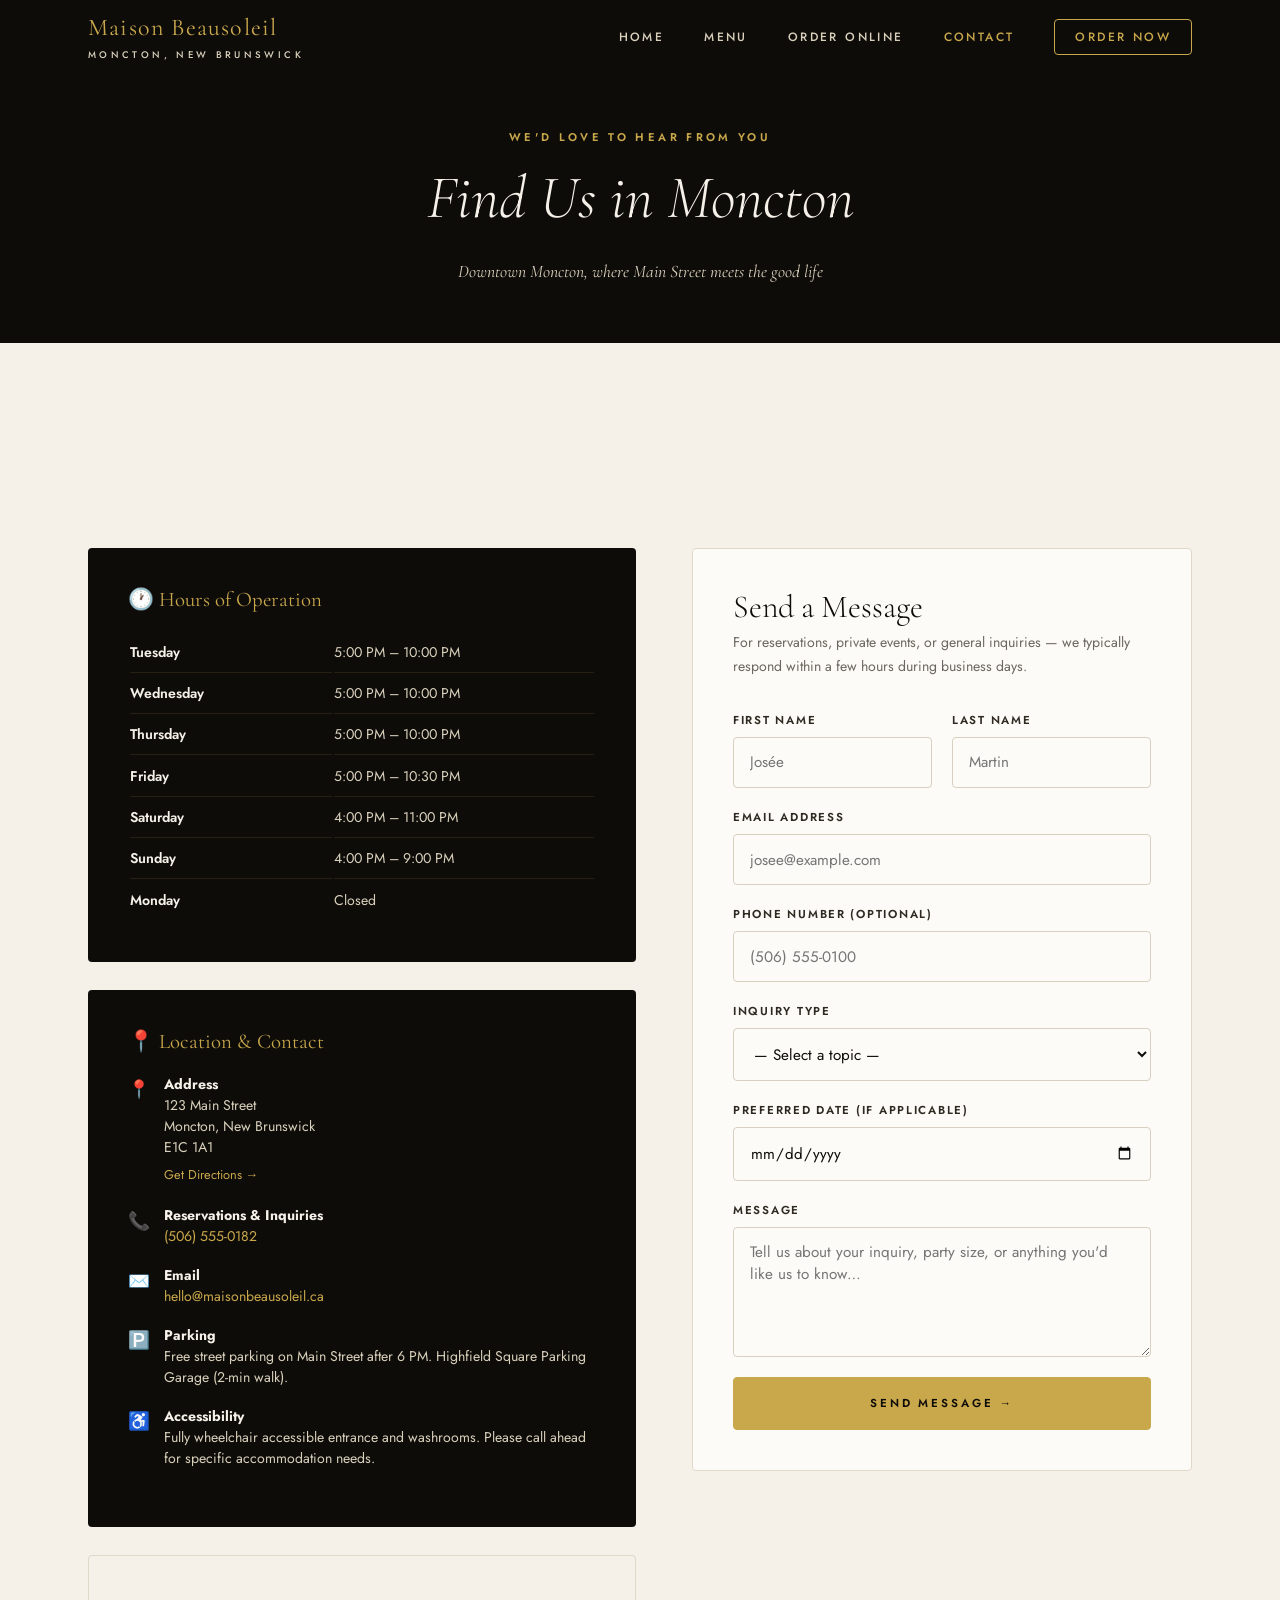
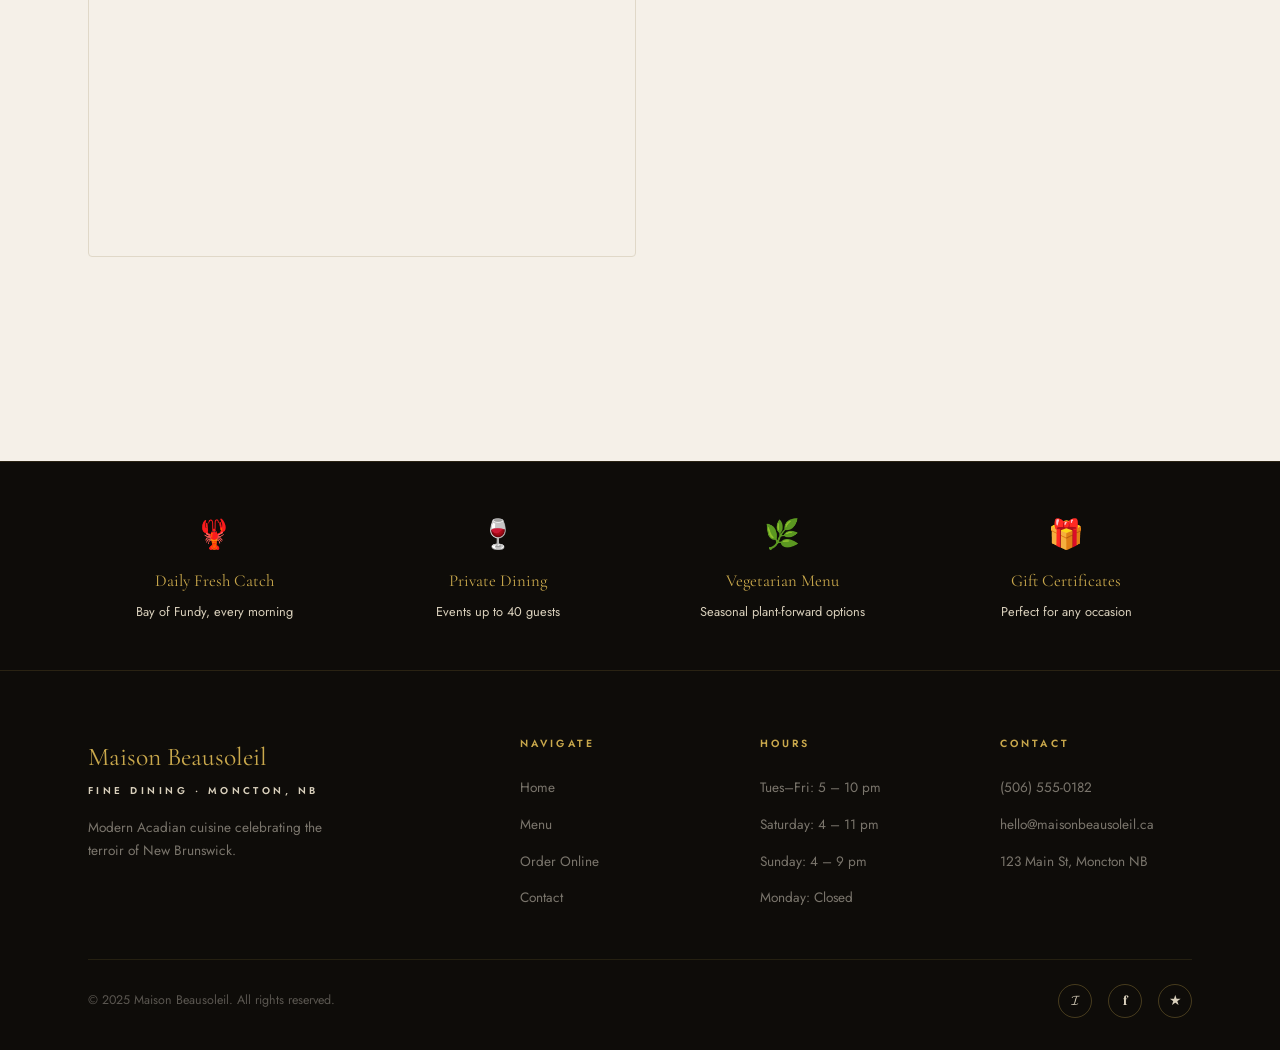
<file: contact.html>
<!DOCTYPE html>
<html lang="en">
<head>
  <meta charset="UTF-8" />
  <meta name="viewport" content="width=device-width, initial-scale=1.0" />
  <meta name="description" content="Contact Maison Beausoleil — Fine dining restaurant in Moncton, NB. Get directions, check hours, or send us a message." />
  <title>Contact | Maison Beausoleil</title>
  <link rel="stylesheet" href="style.css" />
</head>
<body>

  <!-- ==================== NAVIGATION ==================== -->
  <nav class="nav scrolled" id="mainNav">
    <div class="container nav__inner">
      <a href="index.html" class="nav__logo">
        Maison Beausoleil
        <span>Moncton, New Brunswick</span>
      </a>

      <button class="nav__toggle" aria-label="Toggle menu">
        <span></span><span></span><span></span>
      </button>

      <ul class="nav__links" role="list">
        <li><a href="index.html">Home</a></li>
        <li><a href="menu.html">Menu</a></li>
        <li><a href="order.html">Order Online <span class="cart-badge" style="display:none">0</span></a></li>
        <li><a href="contact.html">Contact</a></li>
        <li><a href="order.html" class="btn-nav">Order Now</a></li>
      </ul>
    </div>
  </nav>

  <!-- ==================== CONTACT HERO ==================== -->
  <header class="contact-hero">
    <div class="container">
      <span class="section-label">We'd Love to Hear From You</span>
      <h1 class="section-title">Find Us in Moncton</h1>
      <p>Downtown Moncton, where Main Street meets the good life</p>
    </div>
  </header>

  <!-- ==================== CONTACT GRID ==================== -->
  <div class="section" style="background:var(--clr-cream);">
    <div class="container">
      <div class="contact-grid">

        <!-- ---- LEFT: Info Panels ---- -->
        <div>
          <!-- Hours Card -->
          <div class="contact-info__card">
            <h3>🕐 Hours of Operation</h3>
            <table class="hours-table">
              <tbody>
                <tr>
                  <td>Tuesday</td>
                  <td>5:00 PM – 10:00 PM</td>
                </tr>
                <tr>
                  <td>Wednesday</td>
                  <td>5:00 PM – 10:00 PM</td>
                </tr>
                <tr>
                  <td>Thursday</td>
                  <td>5:00 PM – 10:00 PM</td>
                </tr>
                <tr>
                  <td>Friday</td>
                  <td>5:00 PM – 10:30 PM</td>
                </tr>
                <tr>
                  <td>Saturday</td>
                  <td>4:00 PM – 11:00 PM</td>
                </tr>
                <tr>
                  <td>Sunday</td>
                  <td>4:00 PM – 9:00 PM</td>
                </tr>
                <tr>
                  <td>Monday</td>
                  <td>Closed</td>
                </tr>
              </tbody>
            </table>
          </div>

          <!-- Location & Contact Card -->
          <div class="contact-info__card">
            <h3>📍 Location &amp; Contact</h3>

            <div class="contact-detail">
              <span class="contact-detail__icon">📍</span>
              <div class="contact-detail__text">
                <p><strong style="color:var(--clr-cream);">Address</strong></p>
                <p>123 Main Street<br>Moncton, New Brunswick<br>E1C 1A1</p>
                <a href="https://maps.google.com/?q=123+Main+Street+Moncton+NB" target="_blank" rel="noopener" style="color:var(--clr-gold); font-size:0.8rem; display:inline-block; margin-top:0.4rem;">Get Directions →</a>
              </div>
            </div>

            <div class="contact-detail">
              <span class="contact-detail__icon">📞</span>
              <div class="contact-detail__text">
                <p><strong style="color:var(--clr-cream);">Reservations &amp; Inquiries</strong></p>
                <p><a href="tel:+15065550182">(506) 555-0182</a></p>
              </div>
            </div>

            <div class="contact-detail">
              <span class="contact-detail__icon">✉️</span>
              <div class="contact-detail__text">
                <p><strong style="color:var(--clr-cream);">Email</strong></p>
                <p><a href="mailto:hello@maisonbeausoleil.ca">hello@maisonbeausoleil.ca</a></p>
              </div>
            </div>

            <div class="contact-detail">
              <span class="contact-detail__icon">🅿️</span>
              <div class="contact-detail__text">
                <p><strong style="color:var(--clr-cream);">Parking</strong></p>
                <p>Free street parking on Main Street after 6 PM. Highfield Square Parking Garage (2-min walk).</p>
              </div>
            </div>

            <div class="contact-detail">
              <span class="contact-detail__icon">♿</span>
              <div class="contact-detail__text">
                <p><strong style="color:var(--clr-cream);">Accessibility</strong></p>
                <p>Fully wheelchair accessible entrance and washrooms. Please call ahead for specific accommodation needs.</p>
              </div>
            </div>
          </div>

          <!-- Map Embed -->
          <div class="map-embed">
            <!--
              Replace the iframe below with a live Google Maps embed code
              for 123 Main Street, Moncton, NB from:
              https://www.google.com/maps/embed/
            -->
            <iframe
              title="Maison Beausoleil location on Google Maps"
              src="https://www.google.com/maps/embed?pb=!1m18!1m12!1m3!1d2629.8!2d-64.7718!3d46.0878!2m3!1f0!2f0!3f0!3m2!1i1024!2i768!4f13.1!3m3!1m2!1s0x4ca0b9f7b8000001%3A0x0!2sMoncton%2C+NB!5e0!3m2!1sen!2sca!4v1700000000000"
              width="100%"
              height="300"
              style="border:0;"
              allowfullscreen=""
              loading="lazy"
              referrerpolicy="no-referrer-when-downgrade">
            </iframe>
          </div>

        </div>

        <!-- ---- RIGHT: Contact Form ---- -->
        <div class="contact-form-wrap">
          <h2>Send a Message</h2>
          <p>For reservations, private events, or general inquiries — we typically respond within a few hours during business days.</p>

          <!--
            Web3Forms Contact Form
            Access Key: c2e08d0e-1142-44b0-81aa-ddd85755ebf6
          -->
          <form id="contactForm" action="https://api.web3forms.com/submit" method="POST" novalidate>

            <!-- Web3Forms Access Key -->
            <input type="hidden" name="access_key" value="c2e08d0e-1142-44b0-81aa-ddd85755ebf6" />

            <!-- Email subject -->
            <input type="hidden" name="subject" value="Website Inquiry — Maison Beausoleil" />

            <!-- Honeypot spam protection -->
            <input type="checkbox" name="botcheck" style="display:none" />

            <div class="form-row">
              <div class="form-group">
                <label for="contactFirst">First Name</label>
                <input type="text" id="contactFirst" name="First Name" placeholder="Josée" required />
              </div>
              <div class="form-group">
                <label for="contactLast">Last Name</label>
                <input type="text" id="contactLast" name="Last Name" placeholder="Martin" required />
              </div>
            </div>

            <div class="form-group">
              <label for="contactEmail">Email Address</label>
              <input type="email" id="contactEmail" name="Email" placeholder="josee@example.com" required />
            </div>

            <div class="form-group">
              <label for="contactPhone">Phone Number (Optional)</label>
              <input type="tel" id="contactPhone" name="Phone" placeholder="(506) 555-0100" />
            </div>

            <div class="form-group">
              <label for="inquiryType">Inquiry Type</label>
              <select id="inquiryType" name="Inquiry Type" required>
                <option value="">— Select a topic —</option>
                <option value="Reservation">Reservation</option>
                <option value="Private Event">Private Event / Buy-Out</option>
                <option value="Large Group">Large Group Booking (8+)</option>
                <option value="Catering">Catering Inquiry</option>
                <option value="Press / Media">Press &amp; Media</option>
                <option value="General Inquiry">General Inquiry</option>
                <option value="Feedback">Feedback</option>
              </select>
            </div>

            <div class="form-group">
              <label for="preferredDate">Preferred Date (if applicable)</label>
              <input type="date" id="preferredDate" name="Preferred Date" />
            </div>

            <div class="form-group">
              <label for="message">Message</label>
              <textarea id="message" name="Message" placeholder="Tell us about your inquiry, party size, or anything you'd like us to know…" required style="min-height:130px;"></textarea>
            </div>

            <button type="submit" class="btn btn-primary" id="contactSubmit" style="width:100%; justify-content:center; padding:1.1rem;">
              Send Message →
            </button>

          </form>

          <!-- Success state shown after submission -->
          <div class="form-success" id="formSuccess" aria-live="polite">
            <div class="form-success__icon">✉️</div>
            <h3>Message Sent!</h3>
            <p>Thank you for reaching out to Maison Beausoleil. We'll be in touch within a few business hours. We look forward to welcoming you soon.</p>
          </div>

        </div><!-- /contact-form-wrap -->

      </div><!-- /contact-grid -->
    </div><!-- /container -->
  </div>

  <!-- ==================== QUICK INFO STRIP ==================== -->
  <section style="background:var(--clr-dark); padding:3rem 0; border-top:1px solid rgba(201,168,76,0.15);">
    <div class="container">
      <div style="display:grid; grid-template-columns:repeat(auto-fit, minmax(200px, 1fr)); gap:2rem; text-align:center;">

        <div>
          <div style="font-size:1.8rem; margin-bottom:0.5rem;">🦞</div>
          <p style="font-family:'Cormorant Garamond',serif; font-size:1.05rem; color:var(--clr-gold); margin-bottom:0.3rem;">Daily Fresh Catch</p>
          <p style="font-size:0.8rem; color:var(--clr-stone);">Bay of Fundy, every morning</p>
        </div>

        <div>
          <div style="font-size:1.8rem; margin-bottom:0.5rem;">🍷</div>
          <p style="font-family:'Cormorant Garamond',serif; font-size:1.05rem; color:var(--clr-gold); margin-bottom:0.3rem;">Private Dining</p>
          <p style="font-size:0.8rem; color:var(--clr-stone);">Events up to 40 guests</p>
        </div>

        <div>
          <div style="font-size:1.8rem; margin-bottom:0.5rem;">🌿</div>
          <p style="font-family:'Cormorant Garamond',serif; font-size:1.05rem; color:var(--clr-gold); margin-bottom:0.3rem;">Vegetarian Menu</p>
          <p style="font-size:0.8rem; color:var(--clr-stone);">Seasonal plant-forward options</p>
        </div>

        <div>
          <div style="font-size:1.8rem; margin-bottom:0.5rem;">🎁</div>
          <p style="font-family:'Cormorant Garamond',serif; font-size:1.05rem; color:var(--clr-gold); margin-bottom:0.3rem;">Gift Certificates</p>
          <p style="font-size:0.8rem; color:var(--clr-stone);">Perfect for any occasion</p>
        </div>

      </div>
    </div>
  </section>

  <!-- ==================== FOOTER ==================== -->
  <footer class="footer">
    <div class="container">
      <div class="footer__grid">
        <div>
          <p class="footer__brand-name">Maison Beausoleil</p>
          <span class="footer__brand-sub">Fine Dining · Moncton, NB</span>
          <p class="footer__brand-desc">Modern Acadian cuisine celebrating the terroir of New Brunswick.</p>
        </div>
        <div>
          <p class="footer__col-title">Navigate</p>
          <ul class="footer__links">
            <li><a href="index.html">Home</a></li>
            <li><a href="menu.html">Menu</a></li>
            <li><a href="order.html">Order Online</a></li>
            <li><a href="contact.html">Contact</a></li>
          </ul>
        </div>
        <div>
          <p class="footer__col-title">Hours</p>
          <ul class="footer__links">
            <li><a>Tues–Fri: 5 – 10 pm</a></li>
            <li><a>Saturday: 4 – 11 pm</a></li>
            <li><a>Sunday: 4 – 9 pm</a></li>
            <li><a>Monday: Closed</a></li>
          </ul>
        </div>
        <div>
          <p class="footer__col-title">Contact</p>
          <ul class="footer__links">
            <li><a href="tel:+15065550182">(506) 555-0182</a></li>
            <li><a href="mailto:hello@maisonbeausoleil.ca">hello@maisonbeausoleil.ca</a></li>
            <li><a>123 Main St, Moncton NB</a></li>
          </ul>
        </div>
      </div>
      <div class="footer__bottom">
        <p class="footer__copy">&copy; 2025 Maison Beausoleil. All rights reserved.</p>
        <div class="footer__social">
          <a href="#" aria-label="Instagram">𝓘</a>
          <a href="#" aria-label="Facebook">𝐟</a>
          <a href="#" aria-label="TripAdvisor">★</a>
        </div>
      </div>
    </div>
  </footer>

  <script src="script.js"></script>
</body>
</html>
</file>
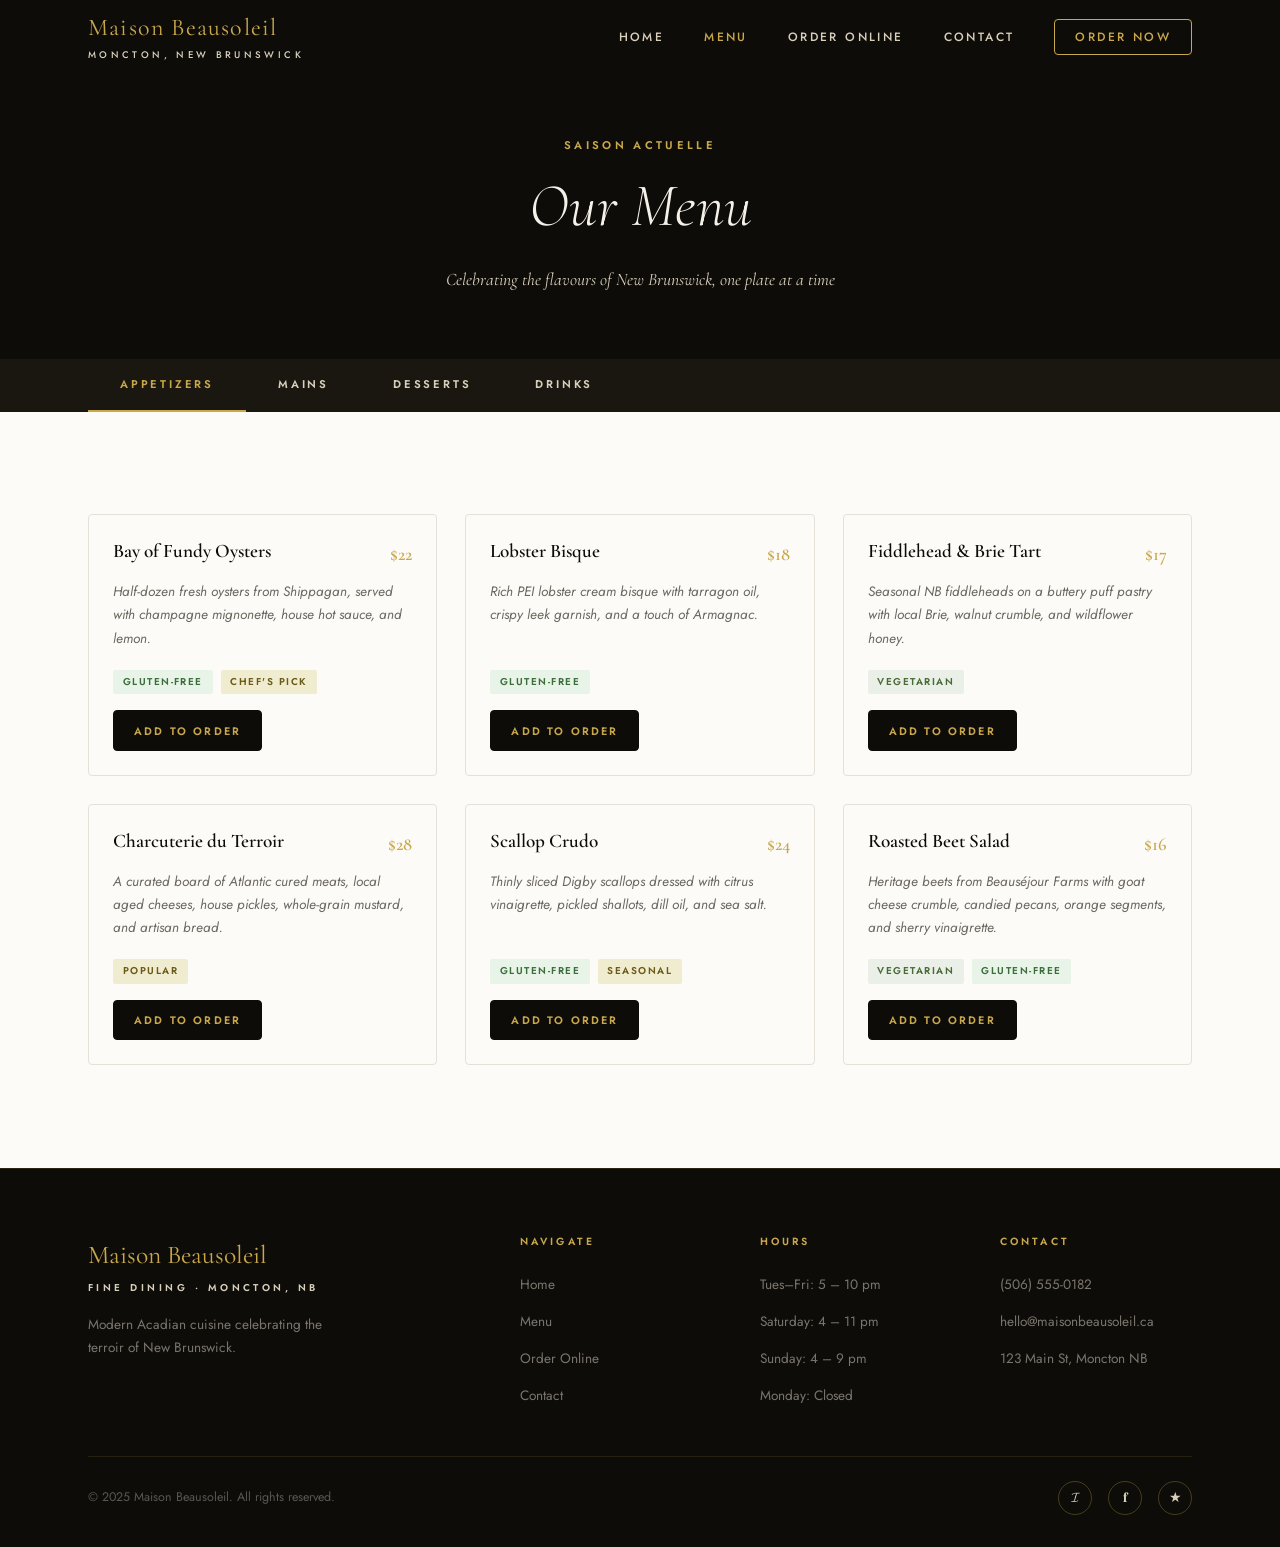
<file: menu.html>
<!DOCTYPE html>
<html lang="en">
<head>
  <meta charset="UTF-8" />
  <meta name="viewport" content="width=device-width, initial-scale=1.0" />
  <meta name="description" content="Explore the seasonal menu at Maison Beausoleil — fresh seafood, Acadian classics, and handcrafted cocktails in Moncton, NB." />
  <title>Menu | Maison Beausoleil</title>
  <link rel="stylesheet" href="style.css" />
</head>
<body>

  <!-- ==================== NAVIGATION ==================== -->
  <nav class="nav scrolled" id="mainNav">
    <div class="container nav__inner">
      <a href="index.html" class="nav__logo">
        Maison Beausoleil
        <span>Moncton, New Brunswick</span>
      </a>

      <button class="nav__toggle" aria-label="Toggle menu">
        <span></span><span></span><span></span>
      </button>

      <ul class="nav__links" role="list">
        <li><a href="index.html">Home</a></li>
        <li><a href="menu.html">Menu</a></li>
        <li><a href="order.html">Order Online <span class="cart-badge" style="display:none">0</span></a></li>
        <li><a href="contact.html">Contact</a></li>
        <li><a href="order.html" class="btn-nav">Order Now</a></li>
      </ul>
    </div>
  </nav>

  <!-- ==================== MENU HERO ==================== -->
  <header class="menu-hero">
    <div class="container">
      <span class="section-label">Saison Actuelle</span>
      <h1 class="section-title">Our Menu</h1>
      <p>Celebrating the flavours of New Brunswick, one plate at a time</p>
    </div>
  </header>

  <!-- ==================== CATEGORY TABS ==================== -->
  <div class="menu-tabs">
    <div class="container">
      <div class="menu-tabs__inner" role="tablist" aria-label="Menu categories">
        <button class="menu-tab-btn active" data-tab="appetizers" role="tab" aria-selected="true">Appetizers</button>
        <button class="menu-tab-btn" data-tab="mains" role="tab" aria-selected="false">Mains</button>
        <button class="menu-tab-btn" data-tab="desserts" role="tab" aria-selected="false">Desserts</button>
        <button class="menu-tab-btn" data-tab="drinks" role="tab" aria-selected="false">Drinks</button>
      </div>
    </div>
  </div>

  <!-- ==================== MENU CONTENT ==================== -->
  <main class="menu-content">
    <div class="container">

      <!-- ---- APPETIZERS ---- -->
      <section class="menu-section active" data-section="appetizers" aria-label="Appetizers">
        <div class="menu-grid">

          <article class="menu-item">
            <div class="menu-item__header">
              <h3 class="menu-item__name">Bay of Fundy Oysters</h3>
              <span class="menu-item__price">$22</span>
            </div>
            <p class="menu-item__desc">Half-dozen fresh oysters from Shippagan, served with champagne mignonette, house hot sauce, and lemon.</p>
            <div class="menu-item__tags">
              <span class="tag tag-gf">Gluten-Free</span>
              <span class="tag tag-new">Chef's Pick</span>
            </div>
            <button class="add-to-order" data-id="app-01" data-name="Bay of Fundy Oysters" data-price="22">Add to Order</button>
          </article>

          <article class="menu-item">
            <div class="menu-item__header">
              <h3 class="menu-item__name">Lobster Bisque</h3>
              <span class="menu-item__price">$18</span>
            </div>
            <p class="menu-item__desc">Rich PEI lobster cream bisque with tarragon oil, crispy leek garnish, and a touch of Armagnac.</p>
            <div class="menu-item__tags">
              <span class="tag tag-gf">Gluten-Free</span>
            </div>
            <button class="add-to-order" data-id="app-02" data-name="Lobster Bisque" data-price="18">Add to Order</button>
          </article>

          <article class="menu-item">
            <div class="menu-item__header">
              <h3 class="menu-item__name">Fiddlehead &amp; Brie Tart</h3>
              <span class="menu-item__price">$17</span>
            </div>
            <p class="menu-item__desc">Seasonal NB fiddleheads on a buttery puff pastry with local Brie, walnut crumble, and wildflower honey.</p>
            <div class="menu-item__tags">
              <span class="tag tag-vg">Vegetarian</span>
            </div>
            <button class="add-to-order" data-id="app-03" data-name="Fiddlehead & Brie Tart" data-price="17">Add to Order</button>
          </article>

          <article class="menu-item">
            <div class="menu-item__header">
              <h3 class="menu-item__name">Charcuterie du Terroir</h3>
              <span class="menu-item__price">$28</span>
            </div>
            <p class="menu-item__desc">A curated board of Atlantic cured meats, local aged cheeses, house pickles, whole-grain mustard, and artisan bread.</p>
            <div class="menu-item__tags">
              <span class="tag tag-new">Popular</span>
            </div>
            <button class="add-to-order" data-id="app-04" data-name="Charcuterie du Terroir" data-price="28">Add to Order</button>
          </article>

          <article class="menu-item">
            <div class="menu-item__header">
              <h3 class="menu-item__name">Scallop Crudo</h3>
              <span class="menu-item__price">$24</span>
            </div>
            <p class="menu-item__desc">Thinly sliced Digby scallops dressed with citrus vinaigrette, pickled shallots, dill oil, and sea salt.</p>
            <div class="menu-item__tags">
              <span class="tag tag-gf">Gluten-Free</span>
              <span class="tag tag-new">Seasonal</span>
            </div>
            <button class="add-to-order" data-id="app-05" data-name="Scallop Crudo" data-price="24">Add to Order</button>
          </article>

          <article class="menu-item">
            <div class="menu-item__header">
              <h3 class="menu-item__name">Roasted Beet Salad</h3>
              <span class="menu-item__price">$16</span>
            </div>
            <p class="menu-item__desc">Heritage beets from Beauséjour Farms with goat cheese crumble, candied pecans, orange segments, and sherry vinaigrette.</p>
            <div class="menu-item__tags">
              <span class="tag tag-vg">Vegetarian</span>
              <span class="tag tag-gf">Gluten-Free</span>
            </div>
            <button class="add-to-order" data-id="app-06" data-name="Roasted Beet Salad" data-price="16">Add to Order</button>
          </article>

        </div>
      </section>

      <!-- ---- MAINS ---- -->
      <section class="menu-section" data-section="mains" aria-label="Main Courses">
        <div class="menu-grid">

          <article class="menu-item">
            <div class="menu-item__header">
              <h3 class="menu-item__name">Whole Butter-Poached Lobster</h3>
              <span class="menu-item__price">$68</span>
            </div>
            <p class="menu-item__desc">1.5 lb live lobster poached in cultured butter, served with saffron risotto, asparagus, and lobster bisque reduction.</p>
            <div class="menu-item__tags">
              <span class="tag tag-gf">Gluten-Free</span>
              <span class="tag tag-new">Signature</span>
            </div>
            <button class="add-to-order" data-id="main-01" data-name="Whole Butter-Poached Lobster" data-price="68">Add to Order</button>
          </article>

          <article class="menu-item">
            <div class="menu-item__header">
              <h3 class="menu-item__name">Rack of Lamb</h3>
              <span class="menu-item__price">$56</span>
            </div>
            <p class="menu-item__desc">New Brunswick lamb, herb-crusted with fiddlehead gremolata, served with roasted potato terrine and rosemary jus.</p>
            <div class="menu-item__tags">
              <span class="tag tag-gf">Gluten-Free</span>
            </div>
            <button class="add-to-order" data-id="main-02" data-name="Rack of Lamb" data-price="56">Add to Order</button>
          </article>

          <article class="menu-item">
            <div class="menu-item__header">
              <h3 class="menu-item__name">Pan-Seared Halibut</h3>
              <span class="menu-item__price">$44</span>
            </div>
            <p class="menu-item__desc">Atlantic halibut fillet with brown butter, capers, local clam chowder velouté, baby gem lettuce, and preserved lemon.</p>
            <div class="menu-item__tags">
              <span class="tag tag-gf">Gluten-Free</span>
            </div>
            <button class="add-to-order" data-id="main-03" data-name="Pan-Seared Halibut" data-price="44">Add to Order</button>
          </article>

          <article class="menu-item">
            <div class="menu-item__header">
              <h3 class="menu-item__name">Lobster Pappardelle</h3>
              <span class="menu-item__price">$42</span>
            </div>
            <p class="menu-item__desc">House-made pappardelle tossed with chunky lobster, cherry tomatoes, saffron cream, and micro herbs.</p>
            <div class="menu-item__tags">
              <span class="tag tag-new">Most Loved</span>
            </div>
            <button class="add-to-order" data-id="main-04" data-name="Lobster Pappardelle" data-price="42">Add to Order</button>
          </article>

          <article class="menu-item">
            <div class="menu-item__header">
              <h3 class="menu-item__name">Mushroom &amp; Truffle Risotto</h3>
              <span class="menu-item__price">$34</span>
            </div>
            <p class="menu-item__desc">Wild mushrooms from the Fundy Highlands, Arborio rice, aged Parmesan, black truffle oil, and chive oil.</p>
            <div class="menu-item__tags">
              <span class="tag tag-vg">Vegetarian</span>
              <span class="tag tag-gf">Gluten-Free</span>
            </div>
            <button class="add-to-order" data-id="main-05" data-name="Mushroom & Truffle Risotto" data-price="34">Add to Order</button>
          </article>

          <article class="menu-item">
            <div class="menu-item__header">
              <h3 class="menu-item__name">48-Hour Duck Confit</h3>
              <span class="menu-item__price">$48</span>
            </div>
            <p class="menu-item__desc">Slow-cooked duck leg with creamy lentils du Puy, pickled red cabbage, and a rich red wine gastrique.</p>
            <div class="menu-item__tags">
              <span class="tag tag-gf">Gluten-Free</span>
            </div>
            <button class="add-to-order" data-id="main-06" data-name="48-Hour Duck Confit" data-price="48">Add to Order</button>
          </article>

        </div>
      </section>

      <!-- ---- DESSERTS ---- -->
      <section class="menu-section" data-section="desserts" aria-label="Desserts">
        <div class="menu-grid">

          <article class="menu-item">
            <div class="menu-item__header">
              <h3 class="menu-item__name">Tarte Tatin</h3>
              <span class="menu-item__price">$14</span>
            </div>
            <p class="menu-item__desc">Upside-down apple tart with Annapolis Valley apples, caramel, and clotted cream.</p>
            <div class="menu-item__tags">
              <span class="tag tag-new">Chef's Favourite</span>
            </div>
            <button class="add-to-order" data-id="des-01" data-name="Tarte Tatin" data-price="14">Add to Order</button>
          </article>

          <article class="menu-item">
            <div class="menu-item__header">
              <h3 class="menu-item__name">Blueberry Crème Brûlée</h3>
              <span class="menu-item__price">$13</span>
            </div>
            <p class="menu-item__desc">Classic custard with a wild NB blueberry compote and a perfectly caramelised sugar top.</p>
            <div class="menu-item__tags">
              <span class="tag tag-gf">Gluten-Free</span>
            </div>
            <button class="add-to-order" data-id="des-02" data-name="Blueberry Crème Brûlée" data-price="13">Add to Order</button>
          </article>

          <article class="menu-item">
            <div class="menu-item__header">
              <h3 class="menu-item__name">Chocolate Fondant</h3>
              <span class="menu-item__price">$15</span>
            </div>
            <p class="menu-item__desc">Warm dark chocolate lava cake with sea-salted caramel sauce and vanilla bean ice cream.</p>
            <div class="menu-item__tags">
              <span class="tag tag-vg">Vegetarian</span>
            </div>
            <button class="add-to-order" data-id="des-03" data-name="Chocolate Fondant" data-price="15">Add to Order</button>
          </article>

          <article class="menu-item">
            <div class="menu-item__header">
              <h3 class="menu-item__name">Cheese Trolley Selection</h3>
              <span class="menu-item__price">$22</span>
            </div>
            <p class="menu-item__desc">Three Atlantic Canadian cheeses with honey, seasonal fruit preserve, and house-made crackers.</p>
            <div class="menu-item__tags">
              <span class="tag tag-vg">Vegetarian</span>
            </div>
            <button class="add-to-order" data-id="des-04" data-name="Cheese Trolley Selection" data-price="22">Add to Order</button>
          </article>

        </div>
      </section>

      <!-- ---- DRINKS ---- -->
      <section class="menu-section" data-section="drinks" aria-label="Drinks">
        <div class="menu-grid">

          <article class="menu-item">
            <div class="menu-item__header">
              <h3 class="menu-item__name">Acadian Sour</h3>
              <span class="menu-item__price">$16</span>
            </div>
            <p class="menu-item__desc">House cocktail with Fils du Roy gin, blueberry shrub, lemon juice, egg white, and Angostura bitters.</p>
            <div class="menu-item__tags">
              <span class="tag tag-new">House Special</span>
            </div>
            <button class="add-to-order" data-id="drk-01" data-name="Acadian Sour" data-price="16">Add to Order</button>
          </article>

          <article class="menu-item">
            <div class="menu-item__header">
              <h3 class="menu-item__name">Bay of Fundy Spritz</h3>
              <span class="menu-item__price">$15</span>
            </div>
            <p class="menu-item__desc">Aperol, local cider, Prosecco, soda water, and a rosemary sprig over ice.</p>
            <div class="menu-item__tags">
              <span class="tag tag-lc">Low ABV option available</span>
            </div>
            <button class="add-to-order" data-id="drk-02" data-name="Bay of Fundy Spritz" data-price="15">Add to Order</button>
          </article>

          <article class="menu-item">
            <div class="menu-item__header">
              <h3 class="menu-item__name">White Wine — Glass</h3>
              <span class="menu-item__price">$14</span>
            </div>
            <p class="menu-item__desc">Rotating selection of Old World whites — ask your server for today's pour. Chablis or Sancerre most evenings.</p>
            <div class="menu-item__tags">
              <span class="tag tag-gf">Gluten-Free</span>
            </div>
            <button class="add-to-order" data-id="drk-03" data-name="White Wine (Glass)" data-price="14">Add to Order</button>
          </article>

          <article class="menu-item">
            <div class="menu-item__header">
              <h3 class="menu-item__name">Red Wine — Glass</h3>
              <span class="menu-item__price">$14</span>
            </div>
            <p class="menu-item__desc">Thoughtfully chosen reds that pair beautifully with our mains. Burgundy or Rioja most evenings.</p>
            <div class="menu-item__tags">
              <span class="tag tag-gf">Gluten-Free</span>
            </div>
            <button class="add-to-order" data-id="drk-04" data-name="Red Wine (Glass)" data-price="14">Add to Order</button>
          </article>

          <article class="menu-item">
            <div class="menu-item__header">
              <h3 class="menu-item__name">Sparkling Water</h3>
              <span class="menu-item__price">$5</span>
            </div>
            <p class="menu-item__desc">750ml San Pellegrino sparkling mineral water, served tableside.</p>
            <div class="menu-item__tags">
              <span class="tag tag-gf">Gluten-Free</span>
              <span class="tag tag-vg">Vegan</span>
            </div>
            <button class="add-to-order" data-id="drk-05" data-name="Sparkling Water" data-price="5">Add to Order</button>
          </article>

          <article class="menu-item">
            <div class="menu-item__header">
              <h3 class="menu-item__name">Loose-Leaf Tea</h3>
              <span class="menu-item__price">$6</span>
            </div>
            <p class="menu-item__desc">Selection of Maritime Naturals herbal and classic teas, served in a warming pot with local honey.</p>
            <div class="menu-item__tags">
              <span class="tag tag-vg">Vegan</span>
              <span class="tag tag-gf">Gluten-Free</span>
            </div>
            <button class="add-to-order" data-id="drk-06" data-name="Loose-Leaf Tea" data-price="6">Add to Order</button>
          </article>

        </div>
      </section>

    </div><!-- /container -->
  </main>

  <!-- Cart Toast Notification -->
  <div class="cart-toast" role="alert" aria-live="polite">
    <span>🛒</span>
    <span class="toast-item">"Item" added</span>
    <a href="order.html">View Cart →</a>
  </div>

  <!-- ==================== FOOTER ==================== -->
  <footer class="footer">
    <div class="container">
      <div class="footer__grid">
        <div>
          <p class="footer__brand-name">Maison Beausoleil</p>
          <span class="footer__brand-sub">Fine Dining · Moncton, NB</span>
          <p class="footer__brand-desc">Modern Acadian cuisine celebrating the terroir of New Brunswick.</p>
        </div>
        <div>
          <p class="footer__col-title">Navigate</p>
          <ul class="footer__links">
            <li><a href="index.html">Home</a></li>
            <li><a href="menu.html">Menu</a></li>
            <li><a href="order.html">Order Online</a></li>
            <li><a href="contact.html">Contact</a></li>
          </ul>
        </div>
        <div>
          <p class="footer__col-title">Hours</p>
          <ul class="footer__links">
            <li><a>Tues–Fri: 5 – 10 pm</a></li>
            <li><a>Saturday: 4 – 11 pm</a></li>
            <li><a>Sunday: 4 – 9 pm</a></li>
            <li><a>Monday: Closed</a></li>
          </ul>
        </div>
        <div>
          <p class="footer__col-title">Contact</p>
          <ul class="footer__links">
            <li><a href="tel:+15065550182">(506) 555-0182</a></li>
            <li><a href="mailto:hello@maisonbeausoleil.ca">hello@maisonbeausoleil.ca</a></li>
            <li><a>123 Main St, Moncton NB</a></li>
          </ul>
        </div>
      </div>
      <div class="footer__bottom">
        <p class="footer__copy">&copy; 2025 Maison Beausoleil. All rights reserved.</p>
        <div class="footer__social">
          <a href="#" aria-label="Instagram">𝓘</a>
          <a href="#" aria-label="Facebook">𝐟</a>
          <a href="#" aria-label="TripAdvisor">★</a>
        </div>
      </div>
    </div>
  </footer>

  <script src="script.js"></script>
</body>
</html>
</file>
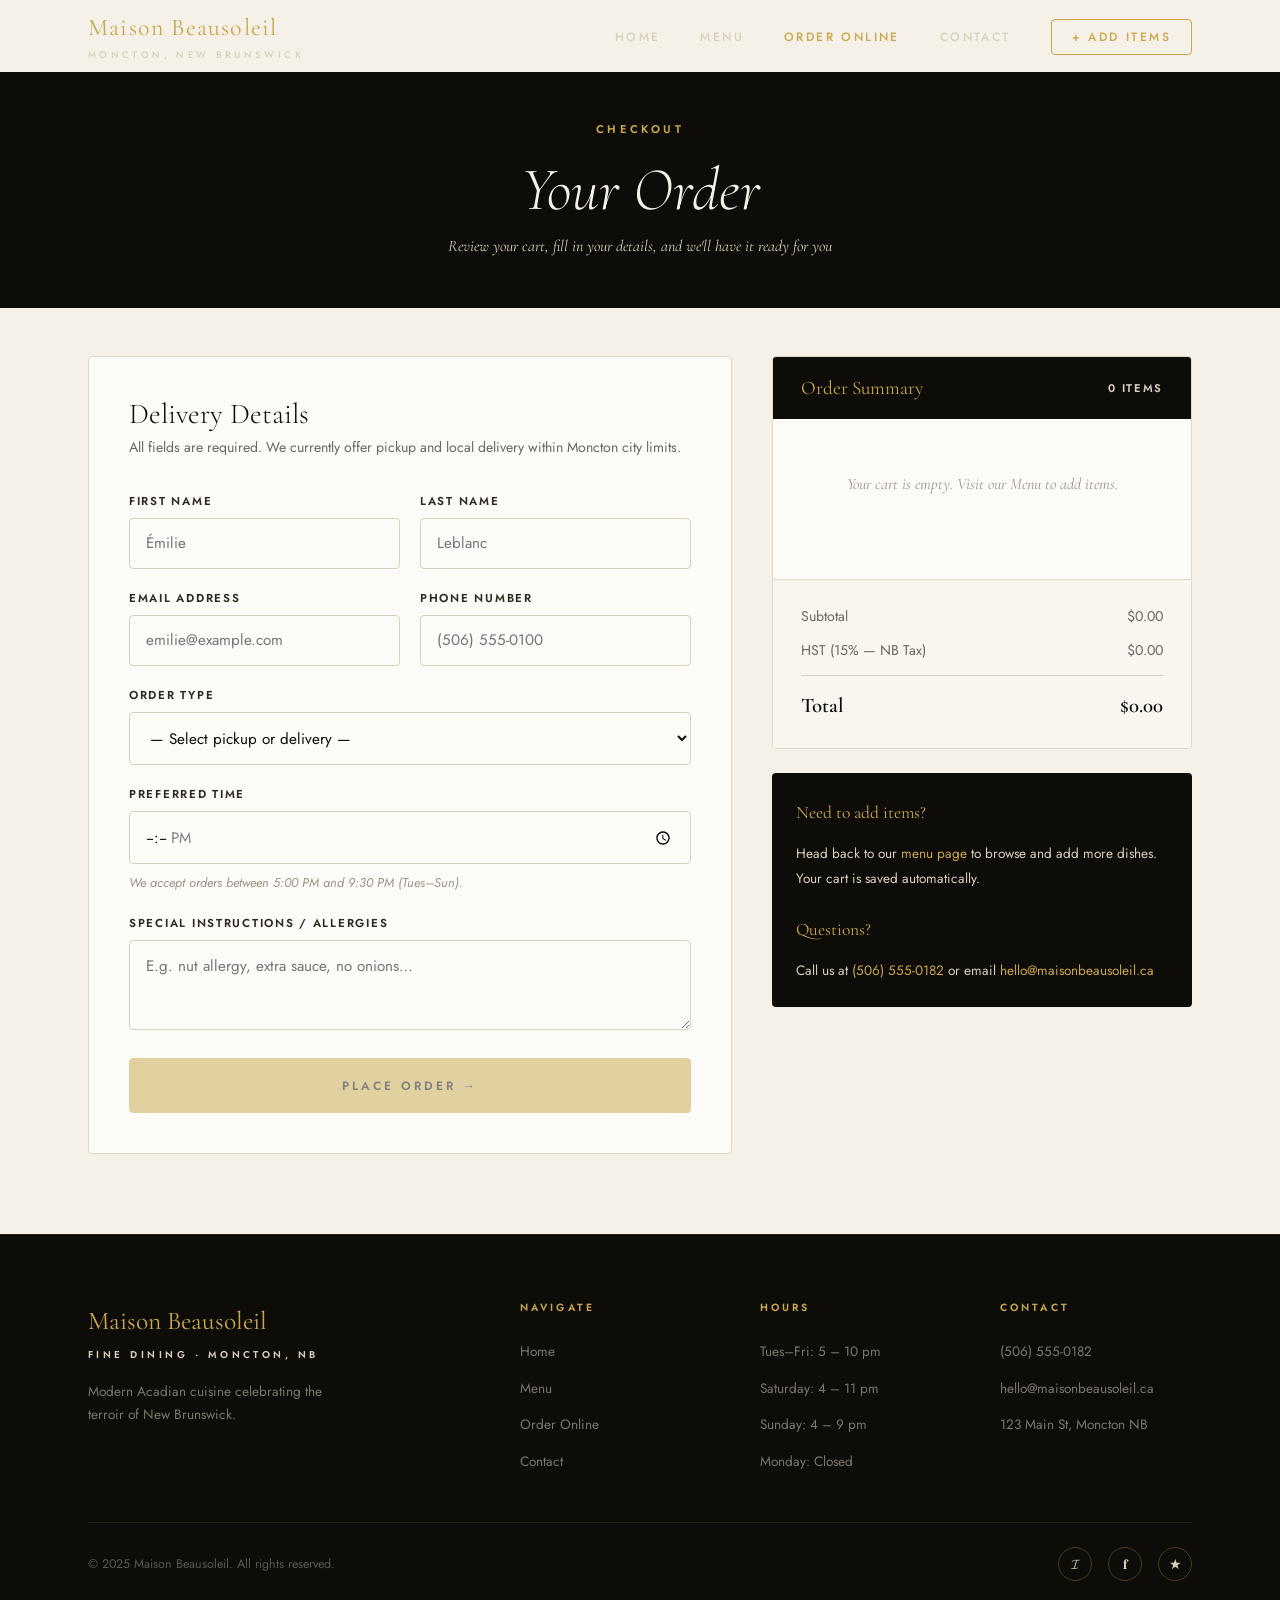
<file: order.html>
<!DOCTYPE html>
<html lang="en">
<head>
  <meta charset="UTF-8" />
  <meta name="viewport" content="width=device-width, initial-scale=1.0" />
  <meta name="description" content="Order online from Maison Beausoleil in Moncton, NB. Pickup and local delivery available." />
  <title>Order Online | Maison Beausoleil</title>
  <link rel="stylesheet" href="style.css" />
</head>
<body>

  <!-- ==================== NAVIGATION ==================== -->
  <nav class="nav scrolled" id="mainNav">
    <div class="container nav__inner">
      <a href="index.html" class="nav__logo">
        Maison Beausoleil
        <span>Moncton, New Brunswick</span>
      </a>

      <button class="nav__toggle" aria-label="Toggle menu">
        <span></span><span></span><span></span>
      </button>

      <ul class="nav__links" role="list">
        <li><a href="index.html">Home</a></li>
        <li><a href="menu.html">Menu</a></li>
        <li><a href="order.html">Order Online <span class="cart-badge" style="display:none">0</span></a></li>
        <li><a href="contact.html">Contact</a></li>
        <li><a href="menu.html" class="btn-nav">+ Add Items</a></li>
      </ul>
    </div>
  </nav>

  <!-- ==================== ORDER PAGE BODY ==================== -->
  <div class="order-page">

    <!-- Header -->
    <header class="order-header">
      <div class="container">
        <span class="section-label">Checkout</span>
        <h1 class="section-title">Your Order</h1>
        <p>Review your cart, fill in your details, and we'll have it ready for you</p>
      </div>
    </header>

    <!-- Main Grid -->
    <div class="container">
      <div class="order-grid">

        <!-- ---- LEFT: Order Form ---- -->
        <div>
          <div class="order-form-wrap">
            <h2>Delivery Details</h2>
            <p>All fields are required. We currently offer pickup and local delivery within Moncton city limits.</p>

            <!--
              Web3Forms Integration
              Access Key: c2e08d0e-1142-44b0-81aa-ddd85755ebf6
              The hidden #orderDetails field is populated by script.js with the full cart summary.
            -->
            <form id="orderForm" action="https://api.web3forms.com/submit" method="POST" novalidate>

              <!-- Web3Forms Access Key (required) -->
              <input type="hidden" name="access_key" value="c2e08d0e-1142-44b0-81aa-ddd85755ebf6" />

              <!-- Subject line for the email -->
              <input type="hidden" name="subject" value="New Online Order — Maison Beausoleil" />

              <!-- Bot honeypot protection -->
              <input type="checkbox" name="botcheck" style="display:none" />

              <!-- ORDER DETAILS — populated by script.js before submission -->
              <input type="hidden" name="Order Details" id="orderDetails" value="" />

              <!-- Personal Info -->
              <div class="form-row">
                <div class="form-group">
                  <label for="firstName">First Name</label>
                  <input type="text" id="firstName" name="First Name" placeholder="Émilie" required />
                </div>
                <div class="form-group">
                  <label for="lastName">Last Name</label>
                  <input type="text" id="lastName" name="Last Name" placeholder="Leblanc" required />
                </div>
              </div>

              <div class="form-row">
                <div class="form-group">
                  <label for="email">Email Address</label>
                  <input type="email" id="email" name="Email" placeholder="emilie@example.com" required />
                </div>
                <div class="form-group">
                  <label for="phone">Phone Number</label>
                  <input type="tel" id="phone" name="Phone" placeholder="(506) 555-0100" required />
                </div>
              </div>

              <!-- Order Type -->
              <div class="form-group">
                <label for="orderType">Order Type</label>
                <select id="orderType" name="Order Type" required>
                  <option value="">— Select pickup or delivery —</option>
                  <option value="Pickup — Ready in 45 minutes">Pickup — Ready in ~45 minutes</option>
                  <option value="Local Delivery — Moncton City Limits">Local Delivery (Moncton city limits)</option>
                </select>
              </div>

              <!-- Delivery Address (shown/hidden by JS based on selection) -->
              <div class="form-group" id="addressGroup" style="display:none">
                <label for="address">Delivery Address</label>
                <input type="text" id="address" name="Delivery Address" placeholder="123 Rue Principale, Moncton, NB E1C 1A1" />
              </div>

              <!-- Preferred Time -->
              <div class="form-group">
                <label for="time">Preferred Time</label>
                <input type="time" id="time" name="Preferred Time" min="17:00" max="21:30" required />
              </div>
              <p class="form-note">We accept orders between 5:00 PM and 9:30 PM (Tues–Sun).</p>

              <!-- Special Instructions -->
              <div class="form-group">
                <label for="notes">Special Instructions / Allergies</label>
                <textarea id="notes" name="Special Instructions" placeholder="E.g. nut allergy, extra sauce, no onions…"></textarea>
              </div>

              <!-- Submit -->
              <button type="submit" class="submit-order" id="submitOrder">
                Place Order →
              </button>

              <!-- Success Banner (shown by JS after successful submission) -->
              <div class="order-success" id="orderSuccess">
                <h3>🎉 Order Received!</h3>
                <p>Thank you! We've sent a confirmation to your email. Your order will be ready at the requested time. Call us at (506) 555-0182 if you need to make changes.</p>
              </div>

            </form>
          </div><!-- /order-form-wrap -->
        </div>

        <!-- ---- RIGHT: Cart Summary ---- -->
        <div>
          <div class="cart-panel">
            <div class="cart-panel__header">
              <h3>Order Summary</h3>
              <span class="cart-panel__count" id="cartCount">0 items</span>
            </div>

            <!-- Dynamic cart items rendered by script.js -->
            <div class="cart-items" id="cartItems">
              <p class="cart-empty">Your cart is empty. <a href="menu.html">Browse our menu</a> to add items.</p>
            </div>

            <!-- Pricing Breakdown -->
            <div class="cart-summary">
              <div class="cart-summary-row">
                <span>Subtotal</span>
                <span id="subtotal">$0.00</span>
              </div>
              <div class="cart-summary-row">
                <span>HST (15% — NB Tax)</span>
                <span id="hst">$0.00</span>
              </div>
              <div class="cart-summary-row total">
                <span>Total</span>
                <span id="total">$0.00</span>
              </div>
            </div>
          </div>

          <!-- Additional info card -->
          <div style="background:var(--clr-dark); border-radius:4px; padding:1.5rem; margin-top:1.5rem; color:var(--clr-stone); font-size:0.85rem; line-height:1.8;">
            <p style="color:var(--clr-gold); font-family:'Cormorant Garamond',serif; font-size:1.1rem; margin-bottom:0.75rem;">Need to add items?</p>
            <p>Head back to our <a href="menu.html" style="color:var(--clr-gold);">menu page</a> to browse and add more dishes. Your cart is saved automatically.</p>
            <br>
            <p style="color:var(--clr-gold); font-family:'Cormorant Garamond',serif; font-size:1.1rem; margin-bottom:0.75rem;">Questions?</p>
            <p>Call us at <a href="tel:+15065550182" style="color:var(--clr-gold);">(506) 555-0182</a> or email <a href="mailto:hello@maisonbeausoleil.ca" style="color:var(--clr-gold);">hello@maisonbeausoleil.ca</a></p>
          </div>
        </div>

      </div><!-- /order-grid -->
    </div><!-- /container -->
  </div><!-- /order-page -->

  <!-- ==================== FOOTER ==================== -->
  <footer class="footer">
    <div class="container">
      <div class="footer__grid">
        <div>
          <p class="footer__brand-name">Maison Beausoleil</p>
          <span class="footer__brand-sub">Fine Dining · Moncton, NB</span>
          <p class="footer__brand-desc">Modern Acadian cuisine celebrating the terroir of New Brunswick.</p>
        </div>
        <div>
          <p class="footer__col-title">Navigate</p>
          <ul class="footer__links">
            <li><a href="index.html">Home</a></li>
            <li><a href="menu.html">Menu</a></li>
            <li><a href="order.html">Order Online</a></li>
            <li><a href="contact.html">Contact</a></li>
          </ul>
        </div>
        <div>
          <p class="footer__col-title">Hours</p>
          <ul class="footer__links">
            <li><a>Tues–Fri: 5 – 10 pm</a></li>
            <li><a>Saturday: 4 – 11 pm</a></li>
            <li><a>Sunday: 4 – 9 pm</a></li>
            <li><a>Monday: Closed</a></li>
          </ul>
        </div>
        <div>
          <p class="footer__col-title">Contact</p>
          <ul class="footer__links">
            <li><a href="tel:+15065550182">(506) 555-0182</a></li>
            <li><a href="mailto:hello@maisonbeausoleil.ca">hello@maisonbeausoleil.ca</a></li>
            <li><a>123 Main St, Moncton NB</a></li>
          </ul>
        </div>
      </div>
      <div class="footer__bottom">
        <p class="footer__copy">&copy; 2025 Maison Beausoleil. All rights reserved.</p>
        <div class="footer__social">
          <a href="#" aria-label="Instagram">𝓘</a>
          <a href="#" aria-label="Facebook">𝐟</a>
          <a href="#" aria-label="TripAdvisor">★</a>
        </div>
      </div>
    </div>
  </footer>

  <script src="script.js"></script>
  <script>
    /* Show/hide delivery address field based on order type */
    const orderTypeEl  = document.getElementById('orderType');
    const addressGroup = document.getElementById('addressGroup');
    const addressInput = document.getElementById('address');

    if (orderTypeEl) {
      orderTypeEl.addEventListener('change', () => {
        const isDelivery = orderTypeEl.value.includes('Delivery');
        addressGroup.style.display = isDelivery ? 'flex' : 'none';
        addressInput.required = isDelivery;
      });
    }
  </script>
</body>
</html>
</file>
<file: style.css>
/* ==========================================================
   MAISON BEAUSOLEIL — Main Stylesheet
   A fine-dining restaurant in Moncton, New Brunswick
   ========================================================== */

/* ---------- Google Fonts Import ---------- */
@import url('https://fonts.googleapis.com/css2?family=Cormorant+Garamond:ital,wght@0,300;0,400;0,600;1,300;1,400&family=Jost:wght@300;400;500;600&display=swap');

/* ---------- CSS Variables ---------- */
:root {
  --clr-dark:    #0e0c09;
  --clr-rich:    #1a1710;
  --clr-mid:     #2e2a22;
  --clr-gold:    #c9a84c;
  --clr-gold-lt: #e8d5a3;
  --clr-cream:   #f5f0e8;
  --clr-stone:   #d9d0bc;
  --clr-white:   #fdfbf7;
  --clr-accent:  #8b2e2e;

  --font-display: 'Cormorant Garamond', Georgia, serif;
  --font-body:    'Jost', sans-serif;

  --nav-h: 72px;
  --section-pad: clamp(4rem, 8vw, 8rem);
  --container: 1200px;
  --radius: 4px;
  --transition: 0.35s cubic-bezier(0.4, 0, 0.2, 1);
}

/* ---------- Reset & Base ---------- */
*, *::before, *::after { box-sizing: border-box; margin: 0; padding: 0; }

html { scroll-behavior: smooth; font-size: 16px; }

body {
  font-family: var(--font-body);
  background: var(--clr-white);
  color: var(--clr-dark);
  line-height: 1.7;
  overflow-x: hidden;
}

img { display: block; max-width: 100%; }
a  { text-decoration: none; color: inherit; }
ul { list-style: none; }

/* ---------- Typography ---------- */
h1, h2, h3, h4 {
  font-family: var(--font-display);
  font-weight: 300;
  line-height: 1.15;
}

.section-label {
  font-family: var(--font-body);
  font-size: 0.7rem;
  font-weight: 600;
  letter-spacing: 0.3em;
  text-transform: uppercase;
  color: var(--clr-gold);
  display: block;
  margin-bottom: 1rem;
}

.section-title {
  font-size: clamp(2.2rem, 5vw, 3.8rem);
  font-weight: 300;
  font-style: italic;
  color: var(--clr-dark);
  margin-bottom: 1.5rem;
}

/* ---------- Layout Utilities ---------- */
.container {
  max-width: var(--container);
  margin: 0 auto;
  padding: 0 clamp(1.25rem, 4vw, 3rem);
}

.section { padding: var(--section-pad) 0; }

/* ---------- Navigation ---------- */
.nav {
  position: fixed;
  top: 0; left: 0; right: 0;
  z-index: 100;
  height: var(--nav-h);
  display: flex;
  align-items: center;
  transition: background var(--transition), box-shadow var(--transition);
}

.nav.scrolled {
  background: rgba(14, 12, 9, 0.97);
  box-shadow: 0 1px 0 rgba(201, 168, 76, 0.2);
}

.nav__inner {
  display: flex;
  align-items: center;
  justify-content: space-between;
  width: 100%;
}

.nav__logo {
  font-family: var(--font-display);
  font-size: 1.5rem;
  font-weight: 400;
  color: var(--clr-gold);
  letter-spacing: 0.05em;
}

.nav__logo span {
  display: block;
  font-size: 0.6rem;
  font-family: var(--font-body);
  font-weight: 500;
  letter-spacing: 0.35em;
  text-transform: uppercase;
  color: var(--clr-stone);
  margin-top: -2px;
}

.nav__links {
  display: flex;
  gap: 2.5rem;
  align-items: center;
}

.nav__links a {
  font-family: var(--font-body);
  font-size: 0.75rem;
  font-weight: 500;
  letter-spacing: 0.2em;
  text-transform: uppercase;
  color: var(--clr-stone);
  transition: color var(--transition);
}

.nav__links a:hover,
.nav__links a.active { color: var(--clr-gold); }

.nav__links a.btn-nav {
  border: 1px solid var(--clr-gold);
  color: var(--clr-gold);
  padding: 0.5rem 1.25rem;
  border-radius: var(--radius);
  transition: background var(--transition), color var(--transition);
}

.nav__links a.btn-nav:hover {
  background: var(--clr-gold);
  color: var(--clr-dark);
}

/* Hamburger */
.nav__toggle {
  display: none;
  flex-direction: column;
  gap: 5px;
  cursor: pointer;
  padding: 4px;
  background: none;
  border: none;
}

.nav__toggle span {
  display: block;
  width: 24px;
  height: 1.5px;
  background: var(--clr-stone);
  transition: var(--transition);
}

.nav__toggle.open span:nth-child(1) { transform: rotate(45deg) translate(4.5px, 4.5px); }
.nav__toggle.open span:nth-child(2) { opacity: 0; }
.nav__toggle.open span:nth-child(3) { transform: rotate(-45deg) translate(4.5px, -4.5px); }

/* ---------- Buttons ---------- */
.btn {
  display: inline-flex;
  align-items: center;
  gap: 0.6rem;
  font-family: var(--font-body);
  font-size: 0.72rem;
  font-weight: 600;
  letter-spacing: 0.25em;
  text-transform: uppercase;
  padding: 1rem 2.2rem;
  border-radius: var(--radius);
  cursor: pointer;
  transition: all var(--transition);
  border: 1px solid transparent;
}

.btn-primary {
  background: var(--clr-gold);
  color: var(--clr-dark);
  border-color: var(--clr-gold);
}

.btn-primary:hover {
  background: transparent;
  color: var(--clr-gold);
}

.btn-outline {
  background: transparent;
  color: var(--clr-gold);
  border-color: var(--clr-gold);
}

.btn-outline:hover {
  background: var(--clr-gold);
  color: var(--clr-dark);
}

.btn-dark {
  background: var(--clr-dark);
  color: var(--clr-gold);
  border-color: var(--clr-dark);
}

.btn-dark:hover {
  background: var(--clr-gold);
  color: var(--clr-dark);
  border-color: var(--clr-gold);
}

/* ---------- Divider ---------- */
.divider {
  display: flex;
  align-items: center;
  gap: 1.2rem;
  margin: 1.5rem 0;
}

.divider::before,
.divider::after {
  content: '';
  flex: 1;
  height: 1px;
  background: var(--clr-gold);
  opacity: 0.35;
}

.divider__icon {
  color: var(--clr-gold);
  font-size: 1rem;
}

/* ====================================================
   HOME PAGE — Hero
   ==================================================== */
.hero {
  position: relative;
  height: 100vh;
  min-height: 640px;
  display: flex;
  align-items: center;
  justify-content: center;
  overflow: hidden;
}

.hero__bg {
  position: absolute;
  inset: 0;
  background:
    linear-gradient(160deg, rgba(14,12,9,0.85) 0%, rgba(26,23,16,0.6) 60%, rgba(14,12,9,0.92) 100%),
    url('https://images.unsplash.com/photo-1414235077428-338989a2e8c0?w=1800&q=85') center/cover no-repeat;
}

.hero__content {
  position: relative;
  text-align: center;
  color: var(--clr-cream);
  padding: 0 1.25rem;
  max-width: 800px;
  animation: heroFadeUp 1.2s ease both;
}

@keyframes heroFadeUp {
  from { opacity: 0; transform: translateY(30px); }
  to   { opacity: 1; transform: translateY(0); }
}

.hero__eyebrow {
  font-family: var(--font-body);
  font-size: 0.68rem;
  font-weight: 600;
  letter-spacing: 0.45em;
  text-transform: uppercase;
  color: var(--clr-gold);
  margin-bottom: 1.5rem;
  animation: heroFadeUp 1.2s 0.2s ease both;
}

.hero__title {
  font-family: var(--font-display);
  font-size: clamp(3.5rem, 9vw, 7rem);
  font-weight: 300;
  line-height: 1.02;
  letter-spacing: -0.01em;
  color: var(--clr-white);
  margin-bottom: 0.3rem;
  animation: heroFadeUp 1.2s 0.35s ease both;
}

.hero__title em {
  font-style: italic;
  color: var(--clr-gold-lt);
}

.hero__subtitle {
  font-family: var(--font-display);
  font-size: clamp(1rem, 2vw, 1.35rem);
  font-weight: 300;
  font-style: italic;
  color: var(--clr-stone);
  margin-bottom: 2.5rem;
  animation: heroFadeUp 1.2s 0.5s ease both;
}

.hero__cta {
  display: flex;
  gap: 1rem;
  justify-content: center;
  flex-wrap: wrap;
  animation: heroFadeUp 1.2s 0.65s ease both;
}

.hero__scroll {
  position: absolute;
  bottom: 2.5rem;
  left: 50%;
  transform: translateX(-50%);
  display: flex;
  flex-direction: column;
  align-items: center;
  gap: 0.5rem;
  color: var(--clr-stone);
  font-size: 0.6rem;
  font-weight: 600;
  letter-spacing: 0.25em;
  text-transform: uppercase;
  animation: scrollBounce 2s 1.5s ease infinite;
}

.hero__scroll::after {
  content: '';
  display: block;
  width: 1px;
  height: 40px;
  background: linear-gradient(to bottom, var(--clr-gold), transparent);
}

@keyframes scrollBounce {
  0%, 100% { transform: translateX(-50%) translateY(0); }
  50%       { transform: translateX(-50%) translateY(6px); }
}

/* ---------- About Section ---------- */
.about { background: var(--clr-white); }

.about__grid {
  display: grid;
  grid-template-columns: 1fr 1fr;
  gap: clamp(3rem, 6vw, 7rem);
  align-items: center;
}

.about__img-wrap {
  position: relative;
}

.about__img-main {
  width: 100%;
  aspect-ratio: 4/5;
  object-fit: cover;
  border-radius: var(--radius);
}

.about__img-badge {
  position: absolute;
  bottom: -1.5rem;
  right: -1.5rem;
  width: 130px;
  height: 130px;
  background: var(--clr-gold);
  border-radius: 50%;
  display: flex;
  flex-direction: column;
  align-items: center;
  justify-content: center;
  text-align: center;
  padding: 1rem;
}

.about__img-badge strong {
  font-family: var(--font-display);
  font-size: 2rem;
  font-weight: 600;
  color: var(--clr-dark);
  line-height: 1;
}

.about__img-badge span {
  font-size: 0.6rem;
  font-weight: 600;
  letter-spacing: 0.1em;
  text-transform: uppercase;
  color: var(--clr-mid);
  margin-top: 0.25rem;
  line-height: 1.3;
}

.about__text p {
  font-size: 1rem;
  color: #3d3a34;
  margin-bottom: 1.25rem;
}

.about__features {
  display: grid;
  grid-template-columns: 1fr 1fr;
  gap: 1.25rem;
  margin-top: 2rem;
}

.about__feature {
  display: flex;
  gap: 0.75rem;
  align-items: flex-start;
}

.about__feature-icon {
  font-size: 1.4rem;
  margin-top: 0.1rem;
}

.about__feature-title {
  font-family: var(--font-display);
  font-size: 1.1rem;
  font-weight: 600;
  color: var(--clr-dark);
}

.about__feature-desc {
  font-size: 0.82rem;
  color: #6b6760;
  margin-top: 0.1rem;
}

/* ---------- Menu CTA Section ---------- */
.menu-cta {
  background: var(--clr-dark);
  text-align: center;
  padding: var(--section-pad) 0;
}

.menu-cta .section-title { color: var(--clr-cream); }
.menu-cta p {
  color: var(--clr-stone);
  max-width: 520px;
  margin: 0 auto 2.5rem;
  font-size: 1rem;
}

/* ---------- Testimonials Strip ---------- */
.testimonials {
  background: var(--clr-cream);
  padding: var(--section-pad) 0;
}

.testimonials__grid {
  display: grid;
  grid-template-columns: repeat(3, 1fr);
  gap: 2rem;
}

.testimonial-card {
  background: var(--clr-white);
  padding: 2rem;
  border-radius: var(--radius);
  border-top: 2px solid var(--clr-gold);
}

.testimonial-card__stars {
  color: var(--clr-gold);
  font-size: 0.85rem;
  margin-bottom: 0.75rem;
}

.testimonial-card blockquote {
  font-family: var(--font-display);
  font-size: 1.05rem;
  font-style: italic;
  color: var(--clr-dark);
  margin-bottom: 1rem;
  line-height: 1.6;
}

.testimonial-card cite {
  font-size: 0.75rem;
  font-weight: 600;
  letter-spacing: 0.15em;
  text-transform: uppercase;
  color: var(--clr-gold);
}

/* ====================================================
   MENU PAGE
   ==================================================== */
.menu-hero {
  background: var(--clr-dark);
  padding: calc(var(--nav-h) + 4rem) 0 4rem;
  text-align: center;
}

.menu-hero .section-title { color: var(--clr-cream); }
.menu-hero p { color: var(--clr-stone); font-style: italic; font-family: var(--font-display); font-size: 1.1rem; }

.menu-tabs {
  background: var(--clr-rich);
  position: sticky;
  top: var(--nav-h);
  z-index: 10;
}

.menu-tabs__inner {
  display: flex;
  gap: 0;
  overflow-x: auto;
}

.menu-tab-btn {
  flex-shrink: 0;
  font-family: var(--font-body);
  font-size: 0.7rem;
  font-weight: 600;
  letter-spacing: 0.25em;
  text-transform: uppercase;
  color: var(--clr-stone);
  padding: 1.1rem 2rem;
  background: none;
  border: none;
  border-bottom: 2px solid transparent;
  cursor: pointer;
  transition: all var(--transition);
}

.menu-tab-btn:hover  { color: var(--clr-gold); }
.menu-tab-btn.active { color: var(--clr-gold); border-bottom-color: var(--clr-gold); }

.menu-section { display: none; }
.menu-section.active { display: block; }

.menu-content { padding: var(--section-pad) 0; }

.menu-grid {
  display: grid;
  grid-template-columns: repeat(auto-fill, minmax(340px, 1fr));
  gap: 1.75rem;
}

.menu-item {
  background: var(--clr-white);
  border: 1px solid #e6e1d8;
  border-radius: var(--radius);
  padding: 1.5rem;
  display: flex;
  flex-direction: column;
  transition: box-shadow var(--transition), transform var(--transition);
}

.menu-item:hover {
  box-shadow: 0 8px 32px rgba(14,12,9,0.1);
  transform: translateY(-2px);
}

.menu-item__header {
  display: flex;
  justify-content: space-between;
  align-items: flex-start;
  gap: 1rem;
  margin-bottom: 0.6rem;
}

.menu-item__name {
  font-family: var(--font-display);
  font-size: 1.2rem;
  font-weight: 600;
  color: var(--clr-dark);
  line-height: 1.25;
}

.menu-item__price {
  font-family: var(--font-display);
  font-size: 1.15rem;
  font-weight: 600;
  color: var(--clr-gold);
  white-space: nowrap;
  flex-shrink: 0;
}

.menu-item__desc {
  font-size: 0.85rem;
  color: #6b6760;
  margin-bottom: 1.25rem;
  flex: 1;
  font-style: italic;
}

.menu-item__tags {
  display: flex;
  gap: 0.5rem;
  flex-wrap: wrap;
  margin-bottom: 1rem;
}

.tag {
  font-size: 0.62rem;
  font-weight: 600;
  letter-spacing: 0.15em;
  text-transform: uppercase;
  padding: 0.25rem 0.6rem;
  border-radius: 2px;
}

.tag-gf  { background: #e8f4e8; color: #3b6e3b; }
.tag-vg  { background: #eaf0e8; color: #4a6b36; }
.tag-sp  { background: #f9ece8; color: #9b3a2a; }
.tag-new { background: #f0ecd0; color: #6b5a18; }
.tag-lc  { background: #e8ecf4; color: #2a3a6b; }

.add-to-order {
  font-family: var(--font-body);
  font-size: 0.68rem;
  font-weight: 600;
  letter-spacing: 0.2em;
  text-transform: uppercase;
  padding: 0.7rem 1.25rem;
  background: var(--clr-dark);
  color: var(--clr-gold);
  border: 1px solid var(--clr-dark);
  border-radius: var(--radius);
  cursor: pointer;
  transition: all var(--transition);
  align-self: flex-start;
}

.add-to-order:hover {
  background: var(--clr-gold);
  color: var(--clr-dark);
  border-color: var(--clr-gold);
}

.add-to-order.added {
  background: var(--clr-gold);
  color: var(--clr-dark);
  border-color: var(--clr-gold);
}

/* Cart Toast */
.cart-toast {
  position: fixed;
  bottom: 2rem;
  right: 2rem;
  background: var(--clr-dark);
  border: 1px solid var(--clr-gold);
  color: var(--clr-cream);
  padding: 1rem 1.5rem;
  border-radius: var(--radius);
  font-size: 0.85rem;
  display: flex;
  align-items: center;
  gap: 0.75rem;
  z-index: 200;
  transform: translateY(100px);
  opacity: 0;
  transition: all 0.4s cubic-bezier(0.175, 0.885, 0.32, 1.275);
  pointer-events: none;
}

.cart-toast.show {
  transform: translateY(0);
  opacity: 1;
  pointer-events: auto;
}

.cart-toast a {
  color: var(--clr-gold);
  font-weight: 600;
  cursor: pointer;
}

/* Cart Badge */
.cart-badge {
  background: var(--clr-accent);
  color: white;
  border-radius: 50%;
  width: 18px;
  height: 18px;
  font-size: 0.6rem;
  font-weight: 700;
  display: inline-flex;
  align-items: center;
  justify-content: center;
  margin-left: 0.3rem;
  vertical-align: middle;
}

/* ====================================================
   ORDER PAGE
   ==================================================== */
.order-page { padding-top: var(--nav-h); background: var(--clr-cream); min-height: 100vh; }

.order-header {
  background: var(--clr-dark);
  padding: 3rem 0;
  text-align: center;
}

.order-header .section-title { color: var(--clr-cream); margin-bottom: 0.5rem; }
.order-header p { color: var(--clr-stone); font-style: italic; font-family: var(--font-display); }

.order-grid {
  display: grid;
  grid-template-columns: 1fr 420px;
  gap: 2.5rem;
  padding: 3rem 0 5rem;
  align-items: start;
}

/* Cart Panel */
.cart-panel {
  background: var(--clr-white);
  border-radius: var(--radius);
  border: 1px solid #e0d8c8;
  overflow: hidden;
  position: sticky;
  top: calc(var(--nav-h) + 1.5rem);
}

.cart-panel__header {
  background: var(--clr-dark);
  padding: 1.25rem 1.75rem;
  display: flex;
  align-items: center;
  justify-content: space-between;
}

.cart-panel__header h3 {
  font-family: var(--font-display);
  font-size: 1.2rem;
  color: var(--clr-gold);
  font-weight: 400;
}

.cart-panel__count {
  font-size: 0.7rem;
  font-weight: 600;
  letter-spacing: 0.15em;
  text-transform: uppercase;
  color: var(--clr-stone);
}

.cart-items { padding: 1.25rem 1.75rem; min-height: 160px; }

.cart-empty {
  text-align: center;
  padding: 2rem 0;
  color: #9b9488;
  font-style: italic;
  font-family: var(--font-display);
  font-size: 1rem;
}

.cart-line {
  display: flex;
  justify-content: space-between;
  align-items: flex-start;
  padding: 0.85rem 0;
  border-bottom: 1px solid #f0ece3;
  gap: 1rem;
}

.cart-line:last-child { border-bottom: none; }

.cart-line__info { flex: 1; }
.cart-line__name {
  font-family: var(--font-display);
  font-size: 1rem;
  font-weight: 600;
  color: var(--clr-dark);
}

.cart-line__unit {
  font-size: 0.78rem;
  color: #9b9488;
  margin-top: 0.15rem;
}

.cart-line__controls {
  display: flex;
  align-items: center;
  gap: 0.5rem;
  flex-shrink: 0;
}

.qty-btn {
  width: 26px;
  height: 26px;
  border: 1px solid #d0c8b8;
  background: none;
  border-radius: var(--radius);
  cursor: pointer;
  font-size: 1rem;
  color: var(--clr-dark);
  display: flex;
  align-items: center;
  justify-content: center;
  transition: all 0.2s;
}

.qty-btn:hover {
  background: var(--clr-dark);
  color: var(--clr-gold);
  border-color: var(--clr-dark);
}

.qty-val {
  font-size: 0.9rem;
  font-weight: 500;
  min-width: 20px;
  text-align: center;
  color: var(--clr-dark);
}

.cart-line__total {
  font-family: var(--font-display);
  font-size: 1rem;
  font-weight: 600;
  color: var(--clr-dark);
  min-width: 55px;
  text-align: right;
}

.remove-btn {
  background: none;
  border: none;
  color: #c0b8a8;
  cursor: pointer;
  font-size: 1rem;
  padding: 2px;
  transition: color 0.2s;
  line-height: 1;
}

.remove-btn:hover { color: var(--clr-accent); }

.cart-summary {
  border-top: 1px solid #e0d8c8;
  padding: 1.25rem 1.75rem;
  background: #f9f6f0;
}

.cart-summary-row {
  display: flex;
  justify-content: space-between;
  align-items: center;
  font-size: 0.88rem;
  color: #6b6760;
  padding: 0.3rem 0;
}

.cart-summary-row.total {
  font-family: var(--font-display);
  font-size: 1.3rem;
  font-weight: 600;
  color: var(--clr-dark);
  padding-top: 0.75rem;
  margin-top: 0.5rem;
  border-top: 1px solid #d8d0c0;
}

/* Order Form */
.order-form-wrap {
  background: var(--clr-white);
  border: 1px solid #e0d8c8;
  border-radius: var(--radius);
  padding: 2.5rem;
}

.order-form-wrap h2 {
  font-family: var(--font-display);
  font-size: 1.8rem;
  font-weight: 300;
  color: var(--clr-dark);
  margin-bottom: 0.35rem;
}

.order-form-wrap > p {
  color: #6b6760;
  font-size: 0.88rem;
  margin-bottom: 2rem;
}

.form-row {
  display: grid;
  grid-template-columns: 1fr 1fr;
  gap: 1.25rem;
}

.form-group {
  display: flex;
  flex-direction: column;
  gap: 0.4rem;
  margin-bottom: 1.25rem;
}

.form-group.full { grid-column: 1 / -1; }

.form-group label {
  font-size: 0.72rem;
  font-weight: 600;
  letter-spacing: 0.15em;
  text-transform: uppercase;
  color: var(--clr-mid);
}

.form-group input,
.form-group select,
.form-group textarea {
  font-family: var(--font-body);
  font-size: 0.95rem;
  padding: 0.85rem 1rem;
  border: 1px solid #d8d0c0;
  border-radius: var(--radius);
  background: var(--clr-white);
  color: var(--clr-dark);
  transition: border-color var(--transition);
  width: 100%;
}

.form-group input:focus,
.form-group select:focus,
.form-group textarea:focus {
  outline: none;
  border-color: var(--clr-gold);
}

.form-group textarea { resize: vertical; min-height: 90px; }

.form-note {
  font-size: 0.8rem;
  color: #9b9488;
  margin-top: -0.75rem;
  margin-bottom: 1.25rem;
  font-style: italic;
}

.submit-order {
  width: 100%;
  font-family: var(--font-body);
  font-size: 0.75rem;
  font-weight: 600;
  letter-spacing: 0.25em;
  text-transform: uppercase;
  padding: 1.1rem;
  background: var(--clr-gold);
  color: var(--clr-dark);
  border: 1px solid var(--clr-gold);
  border-radius: var(--radius);
  cursor: pointer;
  transition: all var(--transition);
  margin-top: 0.5rem;
}

.submit-order:hover {
  background: var(--clr-dark);
  color: var(--clr-gold);
  border-color: var(--clr-dark);
}

.submit-order:disabled {
  opacity: 0.5;
  cursor: not-allowed;
}

/* Success Banner */
.order-success {
  display: none;
  background: #edf7ed;
  border: 1px solid #4caf50;
  border-radius: var(--radius);
  padding: 1.5rem;
  text-align: center;
  margin-top: 1.5rem;
}

.order-success.show { display: block; }

.order-success h3 {
  font-family: var(--font-display);
  font-size: 1.5rem;
  color: #2e7d32;
  margin-bottom: 0.5rem;
}

.order-success p { font-size: 0.9rem; color: #4b7453; }

/* ====================================================
   CONTACT PAGE
   ==================================================== */
.contact-hero {
  background: var(--clr-dark);
  padding: calc(var(--nav-h) + 3.5rem) 0 3.5rem;
  text-align: center;
}

.contact-hero .section-title { color: var(--clr-cream); }
.contact-hero p { color: var(--clr-stone); font-style: italic; font-family: var(--font-display); font-size: 1.1rem; }

.contact-grid {
  display: grid;
  grid-template-columns: 1fr 500px;
  gap: 3.5rem;
  padding: var(--section-pad) 0;
  align-items: start;
}

.contact-info__card {
  background: var(--clr-dark);
  border-radius: var(--radius);
  padding: 2.5rem;
  color: var(--clr-cream);
  margin-bottom: 1.75rem;
}

.contact-info__card h3 {
  font-family: var(--font-display);
  font-size: 1.3rem;
  font-weight: 400;
  color: var(--clr-gold);
  margin-bottom: 1.25rem;
}

.hours-table { width: 100%; }

.hours-table tr td {
  padding: 0.45rem 0;
  font-size: 0.88rem;
  color: var(--clr-stone);
  border-bottom: 1px solid rgba(201,168,76,0.12);
}

.hours-table tr:last-child td { border-bottom: none; }
.hours-table td:first-child { font-weight: 600; color: var(--clr-cream); padding-right: 1.5rem; }

.contact-detail {
  display: flex;
  gap: 0.85rem;
  align-items: flex-start;
  margin-bottom: 1.1rem;
}

.contact-detail__icon { font-size: 1.1rem; margin-top: 0.1rem; }
.contact-detail__text a { color: var(--clr-gold); transition: opacity 0.2s; }
.contact-detail__text a:hover { opacity: 0.8; }
.contact-detail__text p { font-size: 0.88rem; color: var(--clr-stone); line-height: 1.5; }

.map-embed {
  border-radius: var(--radius);
  overflow: hidden;
  margin-top: 1.75rem;
  border: 1px solid #e0d8c8;
}

.map-embed iframe { display: block; width: 100%; }

.contact-form-wrap {
  background: var(--clr-white);
  border: 1px solid #e0d8c8;
  border-radius: var(--radius);
  padding: 2.5rem;
  position: sticky;
  top: calc(var(--nav-h) + 1.5rem);
}

.contact-form-wrap h2 {
  font-family: var(--font-display);
  font-size: 2rem;
  font-weight: 300;
  color: var(--clr-dark);
  margin-bottom: 0.35rem;
}

.contact-form-wrap > p {
  color: #6b6760;
  font-size: 0.88rem;
  margin-bottom: 2rem;
}

.form-success {
  display: none;
  text-align: center;
  padding: 2rem 0;
}

.form-success.show { display: block; }
.form-success__icon { font-size: 3rem; margin-bottom: 1rem; }
.form-success h3 {
  font-family: var(--font-display);
  font-size: 1.8rem;
  color: var(--clr-dark);
  margin-bottom: 0.5rem;
}
.form-success p { color: #6b6760; font-size: 0.9rem; }

/* ====================================================
   FOOTER
   ==================================================== */
.footer {
  background: var(--clr-dark);
  padding: 4rem 0 2rem;
  border-top: 1px solid rgba(201,168,76,0.15);
}

.footer__grid {
  display: grid;
  grid-template-columns: 2fr 1fr 1fr 1fr;
  gap: 3rem;
  margin-bottom: 3rem;
}

.footer__brand-name {
  font-family: var(--font-display);
  font-size: 1.6rem;
  font-weight: 400;
  color: var(--clr-gold);
  margin-bottom: 0.25rem;
}

.footer__brand-sub {
  font-size: 0.62rem;
  font-weight: 600;
  letter-spacing: 0.35em;
  text-transform: uppercase;
  color: var(--clr-stone);
  display: block;
  margin-bottom: 1rem;
}

.footer__brand-desc {
  font-size: 0.85rem;
  color: #7a756c;
  line-height: 1.7;
  max-width: 260px;
}

.footer__col-title {
  font-family: var(--font-body);
  font-size: 0.65rem;
  font-weight: 600;
  letter-spacing: 0.3em;
  text-transform: uppercase;
  color: var(--clr-gold);
  margin-bottom: 1.25rem;
}

.footer__links { display: flex; flex-direction: column; gap: 0.6rem; }
.footer__links a {
  font-size: 0.85rem;
  color: #7a756c;
  transition: color var(--transition);
}
.footer__links a:hover { color: var(--clr-cream); }

.footer__bottom {
  border-top: 1px solid rgba(201,168,76,0.12);
  padding-top: 1.5rem;
  display: flex;
  justify-content: space-between;
  align-items: center;
  flex-wrap: wrap;
  gap: 0.75rem;
}

.footer__copy {
  font-size: 0.78rem;
  color: #5a5650;
}

.footer__social {
  display: flex;
  gap: 1rem;
}

.footer__social a {
  width: 34px;
  height: 34px;
  border: 1px solid rgba(201,168,76,0.3);
  border-radius: 50%;
  display: flex;
  align-items: center;
  justify-content: center;
  font-size: 0.85rem;
  color: var(--clr-stone);
  transition: all var(--transition);
}

.footer__social a:hover {
  background: var(--clr-gold);
  border-color: var(--clr-gold);
  color: var(--clr-dark);
}

/* ====================================================
   RESPONSIVE
   ==================================================== */
@media (max-width: 1024px) {
  .order-grid { grid-template-columns: 1fr; }
  .cart-panel { position: static; }
  .contact-grid { grid-template-columns: 1fr; }
  .contact-form-wrap { position: static; }
  .footer__grid { grid-template-columns: 1fr 1fr; gap: 2rem; }
}

@media (max-width: 768px) {
  .nav__links { display: none; flex-direction: column; position: absolute; top: var(--nav-h); left: 0; right: 0; background: rgba(14,12,9,0.98); padding: 1.5rem 2rem 2rem; gap: 1.25rem; border-top: 1px solid rgba(201,168,76,0.15); }
  .nav__links.open { display: flex; }
  .nav__toggle { display: flex; }

  .about__grid { grid-template-columns: 1fr; }
  .about__img-wrap { max-width: 480px; margin: 0 auto; }
  .about__img-badge { width: 100px; height: 100px; bottom: -1rem; right: -0.5rem; }
  .about__features { grid-template-columns: 1fr; }

  .testimonials__grid { grid-template-columns: 1fr; }

  .menu-grid { grid-template-columns: 1fr; }

  .order-form-wrap { padding: 1.75rem; }
  .form-row { grid-template-columns: 1fr; }

  .footer__grid { grid-template-columns: 1fr; gap: 1.75rem; }
  .footer__brand-desc { max-width: none; }
  .footer__bottom { flex-direction: column; align-items: flex-start; }
}

@media (max-width: 480px) {
  .hero__cta { flex-direction: column; align-items: center; }
  .cart-toast { right: 1rem; left: 1rem; bottom: 1rem; }
}

/* ---------- Utility: page top padding for inner pages ---------- */
.page-top { padding-top: var(--nav-h); }
</file>
